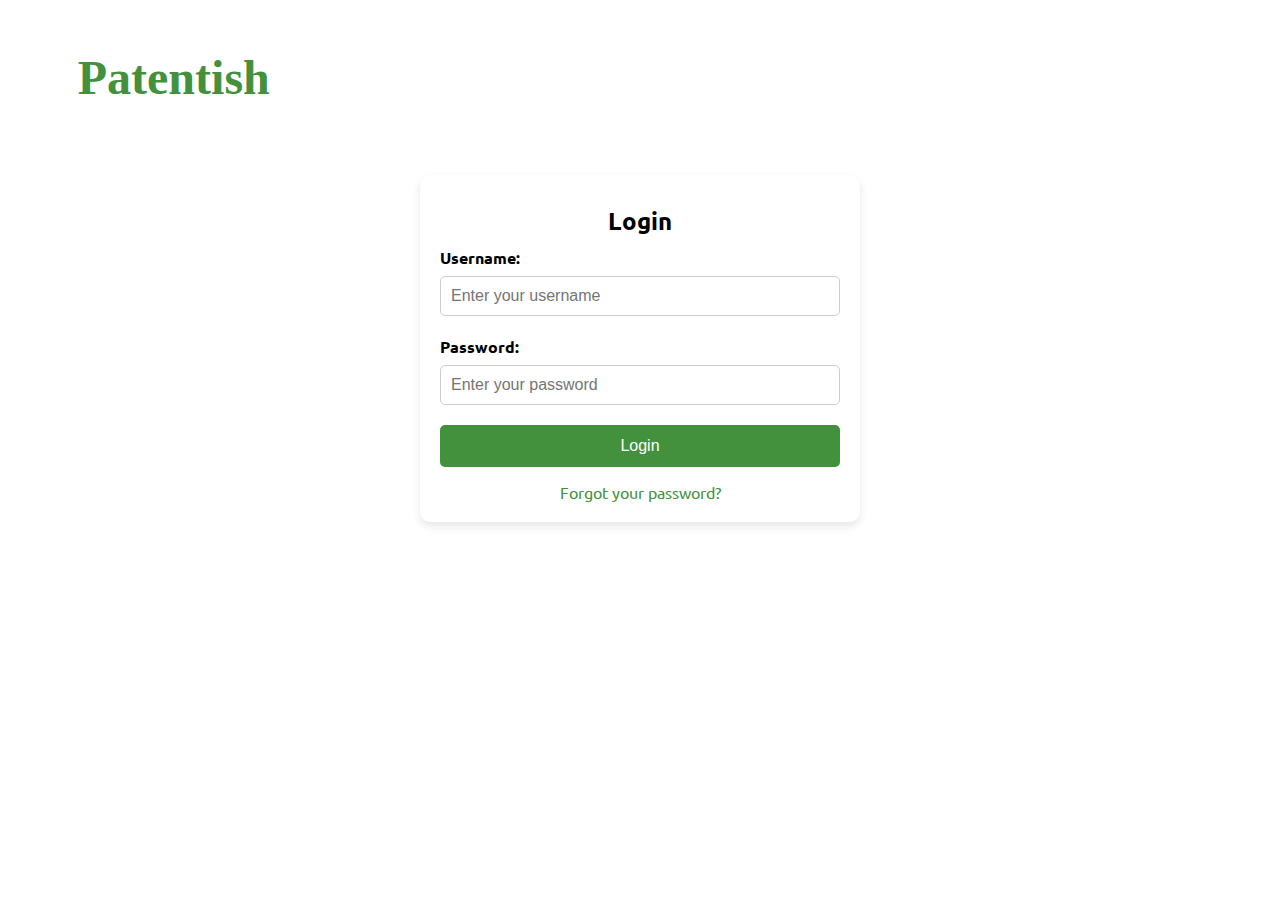
<file: file.html>
<!DOCTYPE html>
<html lang="en">

<head>
    <meta charset="UTF-8">
    <meta name="viewport" content="width=device-width, initial-scale=1.0">
    <title>Patentish</title>
    <link rel="preconnect" href="https://fonts.googleapis.com">
    <link rel="preconnect" href="https://fonts.gstatic.com" crossorigin>
    <link
        href="https://fonts.googleapis.com/css2?family=Ubuntu:ital,wght@0,300;0,400;0,500;0,700;1,300;1,400;1,500;1,700&display=swap"
        rel="stylesheet">
    <style>
        /* HEADER SECTION */
        nav a {
            text-decoration: none;
        }

        h1 {
            color: #43913c;
            font-size: 3em;
            margin: 4% 4%;
        }

        /* FORM SECTION */
        .nav {
            margin-bottom: 10px;
            margin-left: 20px;
        }

        main {
            font-family: "Ubuntu", Verdana, "Geneva", Tahoma, sans-serif;
            display: flex;
            justify-content: center;
            align-items: center;
            margin: 0;
            padding-top: 20px;
            /* Controlla la distanza tra il titolo e il form */
        }

        .form-container {
            background-color: #ffffff;
            padding: 20px;
            border-radius: 10px;
            box-shadow: 0px 4px 8px rgba(0, 0, 0, 0.1);
            max-width: 400px;
            width: 100%;
        }

        h2 {
            text-align: center;
            margin: 10px 0;
            /* Riduce i margini del titolo del form */
        }

        form {
            display: flex;
            flex-direction: column;
        }

        label {
            margin-bottom: 8px;
            font-weight: bold;
        }

        input[type="text"],
        input[type="password"] {
            padding: 10px;
            margin-bottom: 20px;
            border: 1px solid #ccc;
            border-radius: 5px;
            font-size: 16px;
            width: 100%;
            box-sizing: border-box;
        }

        button {
            padding: 12px;
            background-color: #43913c;
            color: white;
            border: none;
            border-radius: 5px;
            cursor: pointer;
            font-size: 16px;
        }

        button:hover {
            background-color: #43913c;
        }

        .forgot-password {
            margin-top: 15px;
            text-align: center;
        }

        .forgot-password a {
            color: #43913c;
            text-decoration: none;
        }

        .forgot-password a:hover {
            text-decoration: underline;
        }

        /* Responsive design per mobile */
        @media screen and (max-width: 600px) {
            .form-container {
                padding: 15px;
                width: 90%;
            }

            button {
                font-size: 14px;
            }
        }
    </style>
</head>

<body>
    <header>
        <nav>
            <div class="nav">
                <a href="./index.html">
                    <h1>Patentish</h1>
                </a>
            </div>
        </nav>
    </header>

    <main>
        <div class="form-container">
            <h2>Login</h2>
            <form action="#" method="POST">
                <label for="username">Username:</label>
                <input type="text" id="username" name="username" placeholder="Enter your username" required>

                <label for="password">Password:</label>
                <input type="password" id="password" name="password" placeholder="Enter your password" required>

                <button type="submit">Login</button>

                <div class="forgot-password">
                    <a href="#">Forgot your password?</a>
                </div>
            </form>
        </div>
    </main>
</body>

</html>
</file>
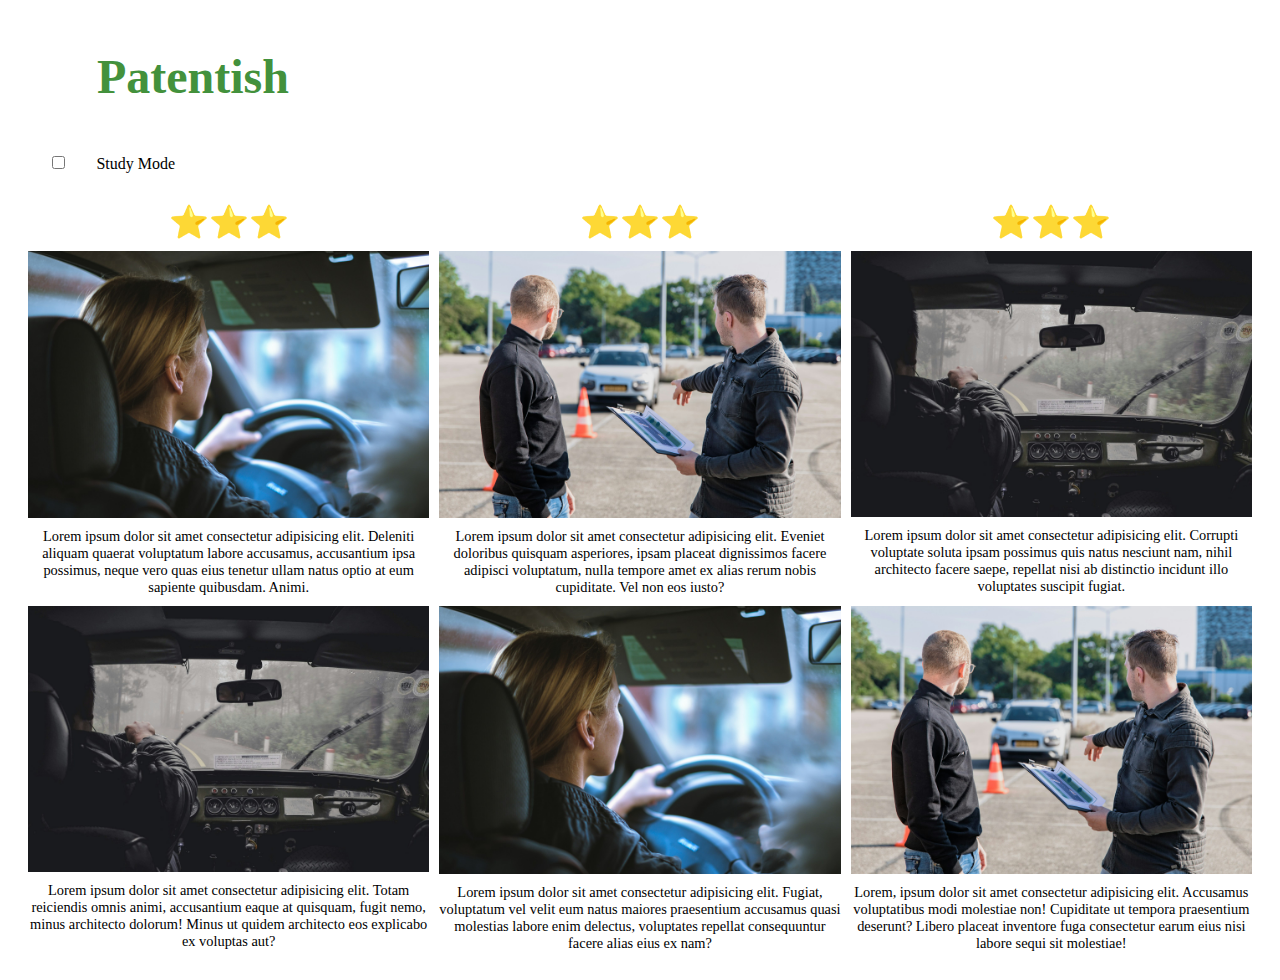
<file: gallery.html>
<!DOCTYPE html>
<html lang="en">

<head>
    <meta charset="UTF-8">
    <meta name="viewport" content="width=device-width, initial-scale=1.0">
    <title>Patentish</title>
    <link rel="preconnect" href="https://fonts.googleapis.com">
    <link rel="preconnect" href="https://fonts.gstatic.com" crossorigin>
    <link
        href="https://fonts.googleapis.com/css2?family=Ubuntu:ital,wght@0,300;0,400;0,500;0,700;1,300;1,400;1,500;1,700&display=swap"
        rel="stylesheet">
    <style>
        /* HEADER SECTION */
        nav a {
            text-decoration: none;
        }

        h1 {
            color: #43913c;
            font-size: 3em;
            margin: 4% 4%;
        }

        /* FORM SECTION */
        .nav {
            margin-bottom: 10px;
            margin-left: 40px;
        }

        main {
            font-family: "Ubuntu", Verdana, "Geneva", Tahoma, sans-serif;
            display: flex;
            justify-content: center;
            align-items: center;
            margin: 0;
            padding-top: 20px;
            /* Controlla la distanza tra il titolo e il form */
        }

        /* Variabili per la modalità chiara */
        :root {
            --bg-color: #fff;
            --text-color: #000;
            --transition-speed: 0.3s;
        }

        /* Variabili per la modalità scura */
        .dark-mode {
            --bg-color: #121212;
            --text-color: #e0e0e0;
        }

        /* Stili base */
        body {
            background-color: var(--bg-color);
            color: var(--text-color);
            transition: background-color var(--transition-speed), color var(--transition-speed);
        }

        .gallery {
            display: grid;
            grid-template-columns: repeat(3, 1fr);
            gap: 10px;
            padding: 20px;
        }

        .gallery img {
            width: 100%;
            height: auto;
            display: block;
            transition: transform 0.3s;
        }

        .gallery img:hover {
            transform: scale(1.05);
        }

        figure {
            margin: 0;
            text-align: center;
        }

        figcaption {
            margin-top: 10px;
            font-size: 0.9rem;
        }

        /* Seleziona il primo e il secondo <figure> e aggiunge le stelle */
        figure:nth-of-type(1)::before,
        figure:nth-of-type(2)::before,
        figure:nth-of-type(3)::before {
            content: '⭐⭐⭐';
            /* Puoi aggiungere quante stelle desideri */
            font-size: 2rem;
            /* Dimensione delle emoji */
            display: block;
            text-align: center;
            margin-bottom: 10px;
            /* Spazio tra le stelle e l'immagine */
        }


        @media (max-width: 768px) {
            .gallery {
                grid-template-columns: repeat(2, 1fr);
            }
        }

        @media (max-width: 480px) {
            .gallery {
                grid-template-columns: 1fr;
            }
        }

        .switch {
            position: absolute;
            top: 20px;
            right: 20px;
        }
    </style>
</head>

<body>
    <header>
        <nav>
            <div class="nav">
                <a href="./index.html">
                    <h1>Patentish</h1>
                </a>
                <div class="nav-container">
                    <input type="checkbox" id="theme-toggle" class="theme-toggle">
                    <label for="theme-toggle" class="toggle-label" style="margin: 4% 2%;">Study Mode</label>
                </div>
            </div>
        </nav>
    </header>


    <div class="gallery">
        <figure>
            <img src="./foto-pictures/1jan-baborak-4STq2B24S1k-unsplash.jpg" alt="Immagine 1">
            <figcaption>Lorem ipsum dolor sit amet consectetur adipisicing elit. Deleniti aliquam quaerat voluptatum
                labore accusamus, accusantium ipsa possimus, neque vero quas eius tenetur ullam natus optio at eum
                sapiente quibusdam. Animi.</figcaption>
        </figure>
        <figure>
            <img src="./foto-pictures/bas-peperzak-tyhpK_QelPo-unsplash-2.jpg" alt="Immagine 2">
            <figcaption>Lorem ipsum dolor sit amet consectetur adipisicing elit. Eveniet doloribus quisquam asperiores,
                ipsam placeat dignissimos facere adipisci voluptatum, nulla tempore amet ex alias rerum nobis
                cupiditate. Vel non eos iusto?</figcaption>
        </figure>
        <figure>
            <img src="./foto-pictures/thai-an-FDCuK-B_f3A-unsplash.jpg" alt="Immagine 3">
            <figcaption>Lorem ipsum dolor sit amet consectetur adipisicing elit. Corrupti voluptate soluta ipsam
                possimus quis natus nesciunt nam, nihil architecto facere saepe, repellat nisi ab distinctio incidunt
                illo voluptates suscipit fugiat.</figcaption>
        </figure>
        <figure>
            <img src="./foto-pictures/thai-an-FDCuK-B_f3A-unsplash.jpg" alt="Immagine 4">
            <figcaption>Lorem ipsum dolor sit amet consectetur adipisicing elit. Totam reiciendis omnis animi,
                accusantium eaque at quisquam, fugit nemo, minus architecto dolorum! Minus ut quidem architecto eos
                explicabo ex voluptas aut?</figcaption>
        </figure>
        <figure>
            <img src="./foto-pictures/1jan-baborak-4STq2B24S1k-unsplash.jpg " alt="Immagine 5">
            <figcaption>Lorem ipsum dolor sit amet consectetur adipisicing elit. Fugiat, voluptatum vel velit eum natus
                maiores praesentium accusamus quasi molestias labore enim delectus, voluptates repellat consequuntur
                facere alias eius ex nam?</figcaption>
        </figure>
        <figure>
            <img src="./foto-pictures/bas-peperzak-tyhpK_QelPo-unsplash-2.jpg   " alt="Immagine 6">
            <figcaption>Lorem, ipsum dolor sit amet consectetur adipisicing elit. Accusamus voluptatibus modi molestiae
                non! Cupiditate ut tempora praesentium deserunt? Libero placeat inventore fuga consectetur earum eius
                nisi labore sequi sit molestiae!</figcaption>
        </figure>
    </div>
    <script>
        const themeToggle = document.getElementById('theme-toggle');
        themeToggle.addEventListener('change', () => {
            document.body.classList.toggle('dark-mode', themeToggle.checked);
        });
    </script>
</body>

</html>
</file>
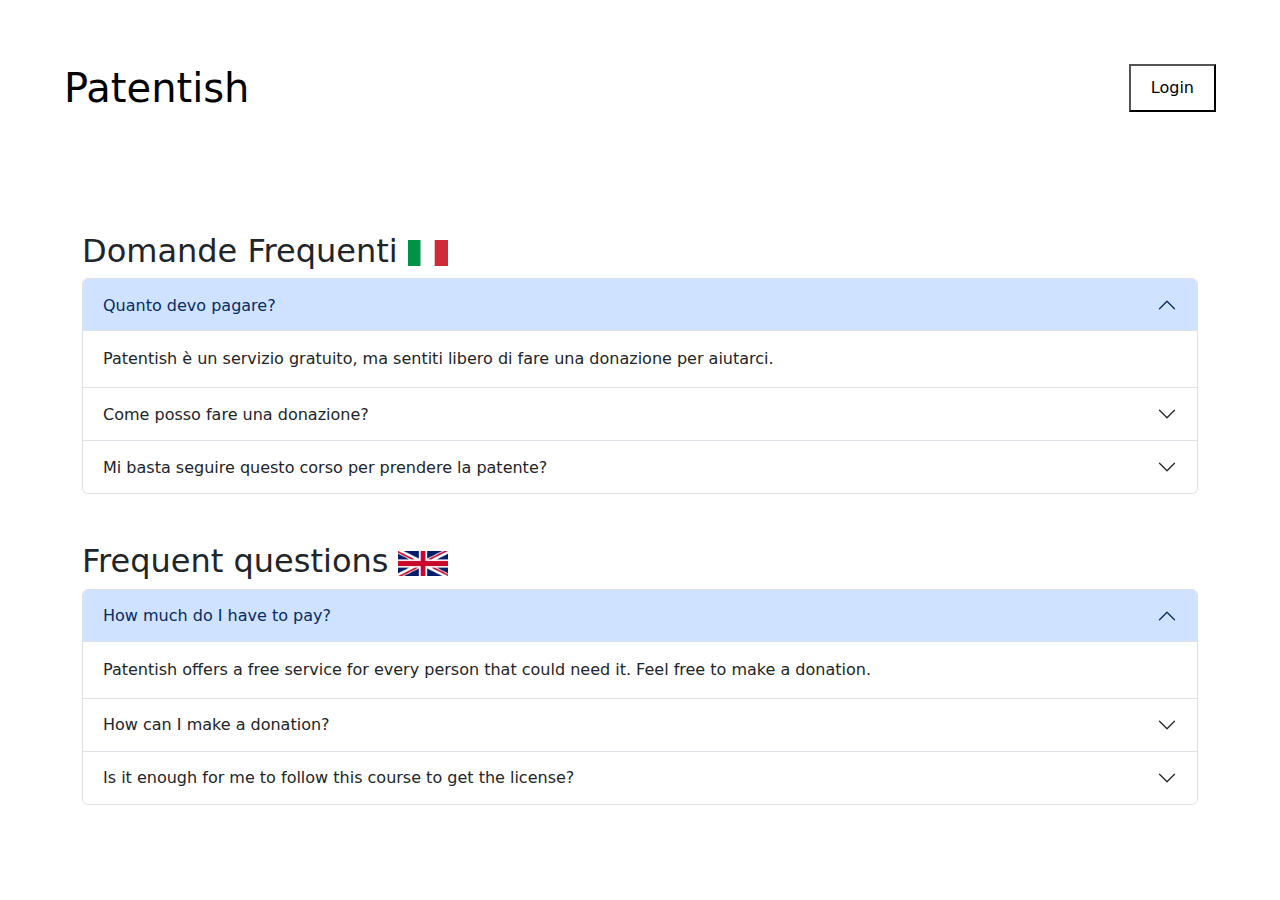
<file: qa.html>
<!DOCTYPE html>
<html lang="en">

<head>
    <meta charset="UTF-8">
    <meta name="viewport" content="width=device-width, initial-scale=1.0">
    <title>Patentish.it</title>
    <link rel="preconnect" href="https://fonts.googleapis.com">
    <link rel="preconnect" href="https://fonts.gstatic.com" crossorigin>
    <link
        href="https://fonts.googleapis.com/css2?family=Ubuntu:ital,wght@0,300;0,400;0,500;0,700;1,300;1,400;1,500;1,700&display=swap"
        rel="stylesheet">

    <!-- Aggiungi il CSS di Bootstrap -->
    <link href="https://cdn.jsdelivr.net/npm/bootstrap@5.3.0/dist/css/bootstrap.min.css" rel="stylesheet">

    <style>
        nav a {
            text-decoration: none;
        }

        .nav {
            display: flex;
            justify-content: space-between;
            padding: 5% 5%;
        }

        h1 {
            color: #000000;
            font-size: 2.5rem;
        }

        .button {
            color: #000000;
            background-color: #ffffff;
            padding: 10px 20px;
        }
    </style>
</head>

<body>

    <nav>
        <div class="nav">
            <a href="./index.html">
                <h1>Patentish</h1>
            </a>
            <div class="nav-container">
                <a href="./file.html">
                    <button class="button" id="login-button">Login</button>
                </a>
            </div>
        </div>
    </nav>

    <div class="container mt-5">
        <h2>Domande Frequenti <img src="./foto-pictures/italia.png" alt="" style="width: 40px; height: auto;"></h2>
        <div class="accordion" id="accordionExample1">
            <!-- Prima domanda -->
            <div class="accordion-item">
                <h2 class="accordion-header" id="headingOne">
                    <button class="accordion-button" type="button" data-bs-toggle="collapse"
                        data-bs-target="#collapseOne" aria-expanded="true" aria-controls="collapseOne">
                        Quanto devo pagare?
                    </button>
                </h2>
                <div id="collapseOne" class="accordion-collapse collapse show" aria-labelledby="headingOne"
                    data-bs-parent="#accordionExample1">
                    <div class="accordion-body">
                        Patentish è un servizio gratuito, ma sentiti libero di fare una donazione per aiutarci.
                    </div>
                </div>
            </div>
            <!-- Seconda domanda -->
            <div class="accordion-item">
                <h2 class="accordion-header" id="headingTwo">
                    <button class="accordion-button collapsed" type="button" data-bs-toggle="collapse"
                        data-bs-target="#collapseTwo" aria-expanded="false" aria-controls="collapseTwo">
                        Come posso fare una donazione?
                    </button>
                </h2>
                <div id="collapseTwo" class="accordion-collapse collapse" aria-labelledby="headingTwo"
                    data-bs-parent="#accordionExample1">
                    <div class="accordion-body">
                        Grazie per la domanda, puoi fare una donazione inviando una email a patentish@gmail.com.
                    </div>
                </div>
            </div>
            <!-- Terza domanda -->
            <div class="accordion-item">
                <h2 class="accordion-header" id="headingThree">
                    <button class="accordion-button collapsed" type="button" data-bs-toggle="collapse"
                        data-bs-target="#collapseThree" aria-expanded="false" aria-controls="collapseThree">
                        Mi basta seguire questo corso per prendere la patente?
                    </button>
                </h2>
                <div id="collapseThree" class="accordion-collapse collapse" aria-labelledby="headingThree"
                    data-bs-parent="#accordionExample1">
                    <div class="accordion-body">
                        Patentish è un servizio a tua disposizione per aiutarti a prendere la patente ma è fortemente
                        consigliato seguire anche i corsi in presenza presso una scuola guida autorizzata.
                    </div>
                </div>
            </div>
        </div>
    </div>

    <div class="container mt-5">
        <h2>Frequent questions<img src="./foto-pictures/uke.png" alt=""
                style="width: 50px; height: auto; margin-left: 10px;"></h2>
        <div class="accordion" id="accordionExample2">
            <!-- Prima domanda -->
            <div class="accordion-item">
                <h2 class="accordion-header" id="headingOne2">
                    <button class="accordion-button" type="button" data-bs-toggle="collapse"
                        data-bs-target="#collapseOne2" aria-expanded="true" aria-controls="collapseOne2">
                        How much do I have to pay?
                    </button>
                </h2>
                <div id="collapseOne2" class="accordion-collapse collapse show" aria-labelledby="headingOne2"
                    data-bs-parent="#accordionExample2">
                    <div class="accordion-body">
                        Patentish offers a free service for every person that could need it. Feel free to make a
                        donation.
                    </div>
                </div>
            </div>
            <!-- Seconda domanda -->
            <div class="accordion-item">
                <h2 class="accordion-header" id="headingTwo2">
                    <button class="accordion-button collapsed" type="button" data-bs-toggle="collapse"
                        data-bs-target="#collapseTwo2" aria-expanded="false" aria-controls="collapseTwo2">
                        How can I make a donation?
                    </button>
                </h2>
                <div id="collapseTwo2" class="accordion-collapse collapse" aria-labelledby="headingTwo2"
                    data-bs-parent="#accordionExample2">
                    <div class="accordion-body">
                        Thanks for your help, to make a donation just send an email at this email address:
                        patentish@gmail.com.
                    </div>
                </div>
            </div>
            <!-- Terza domanda -->
            <div class="accordion-item">
                <h2 class="accordion-header" id="headingThree2">
                    <button class="accordion-button collapsed" type="button" data-bs-toggle="collapse"
                        data-bs-target="#collapseThree2" aria-expanded="false" aria-controls="collapseThree2">
                        Is it enough for me to follow this course to get the license?
                    </button>
                </h2>
                <div id="collapseThree2" class="accordion-collapse collapse" aria-labelledby="headingThree2"
                    data-bs-parent="#accordionExample2">
                    <div class="accordion-body">
                        Patentish is available to help you obtain your license but it is highly recommended to also
                        attend in-person classes at an authorized driving school.
                    </div>
                </div>
            </div>
        </div>
    </div>

    <!-- Includere il JS di Bootstrap -->
    <script src="https://cdn.jsdelivr.net/npm/bootstrap@5.3.0/dist/js/bootstrap.bundle.min.js"></script>
</body>

</html>
</file>
